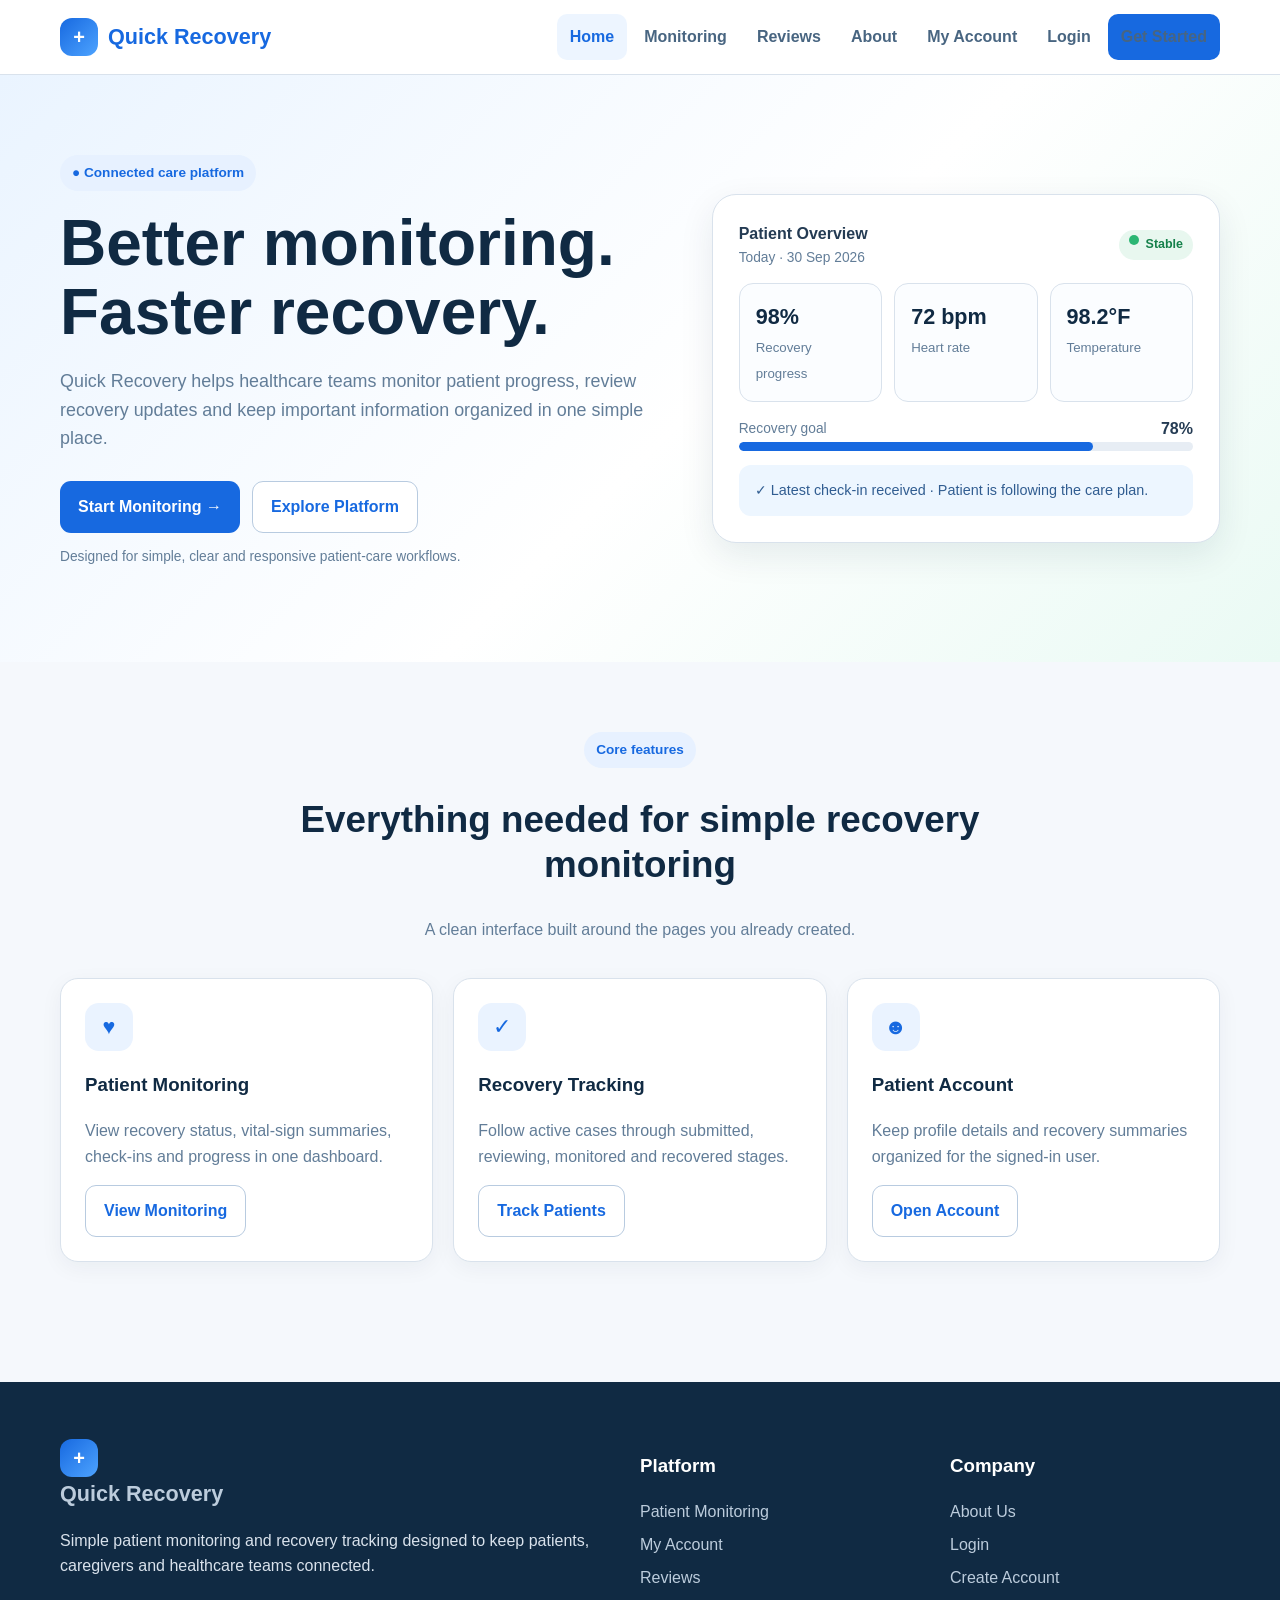
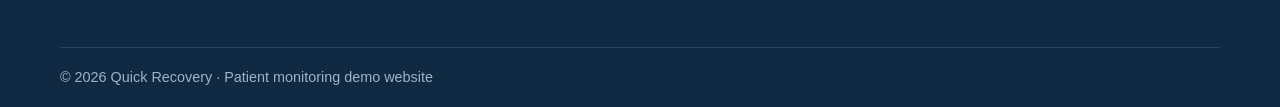
<file: index.html>
<!doctype html><html lang="en"><head><meta charset="UTF-8"><meta name="viewport" content="width=device-width,initial-scale=1.0"><title>Quick Recovery | Patient Monitoring</title><link rel="stylesheet" href="style.css"></head><body>

<header class="site-header"><div class="container navbar">
<a class="logo" href="index.html"><span class="logo-mark">+</span> Quick Recovery</a>
<nav class="nav-links">
<a class="active" href="index.html">Home</a>
<a class="" href="pending.html">Monitoring</a>
<a class="" href="review.html">Reviews</a>
<a class="" href="about.html">About</a>
<a class="" href="account.html">My Account</a>
<a href="login.html">Login</a><a class="btn btn-primary" href="signup.html">Get Started</a>
</nav></div></header>
<main>
<section class="hero"><div class="container hero-grid"><div>
<span class="badge">● Connected care platform</span><h1>Better monitoring.<br>Faster recovery.</h1>
<p class="lead">Quick Recovery helps healthcare teams monitor patient progress, review recovery updates and keep important information organized in one simple place.</p>
<div class="hero-actions"><a class="btn btn-primary" href="signup.html">Start Monitoring →</a><a class="btn btn-outline" href="about.html">Explore Platform</a></div>
<p class="small muted">Designed for simple, clear and responsive patient-care workflows.</p>
</div>
<div class="hero-card monitor"><div class="monitor-top"><div><strong>Patient Overview</strong><div class="small muted">Today · 30 Sep 2026</div></div><span class="pill pill-success"><span class="status-dot"></span>Stable</span></div>
<div class="metric-grid"><div class="metric"><strong>98%</strong><span>Recovery progress</span></div><div class="metric"><strong>72 bpm</strong><span>Heart rate</span></div><div class="metric"><strong>98.2°F</strong><span>Temperature</span></div></div>
<div><div class="monitor-top"><span class="small muted">Recovery goal</span><b>78%</b></div><div class="progress"><span style="width:78%"></span></div></div>
<div class="notice">✓ Latest check-in received · Patient is following the care plan.</div></div></div></section>
<section class="section"><div class="container"><div class="section-head"><span class="badge">Core features</span><h2>Everything needed for simple recovery monitoring</h2><p class="muted">A clean interface built around the pages you already created.</p></div>
<div class="cards"><article class="card"><div class="icon">♥</div><h3>Patient Monitoring</h3><p>View recovery status, vital-sign summaries, check-ins and progress in one dashboard.</p><a class="btn btn-outline" href="pending.html">View Monitoring</a></article>
<article class="card"><div class="icon">✓</div><h3>Recovery Tracking</h3><p>Follow active cases through submitted, reviewing, monitored and recovered stages.</p><a class="btn btn-outline" href="pending.html">Track Patients</a></article>
<article class="card"><div class="icon">☻</div><h3>Patient Account</h3><p>Keep profile details and recovery summaries organized for the signed-in user.</p><a class="btn btn-outline" href="account.html">Open Account</a></article></div></div></section>
</main><footer class="footer"><div class="container footer-grid">
<div><a class="logo" href="index.html"><span class="logo-mark">+</span> Quick Recovery</a><p>Simple patient monitoring and recovery tracking designed to keep patients, caregivers and healthcare teams connected.</p></div>
<div><h3>Platform</h3><a href="pending.html">Patient Monitoring</a><a href="account.html">My Account</a><a href="review.html">Reviews</a></div>
<div><h3>Company</h3><a href="about.html">About Us</a><a href="login.html">Login</a><a href="signup.html">Create Account</a></div>
</div><div class="container footer-bottom">© 2026 Quick Recovery · Patient monitoring demo website</div></footer></body></html>
</file>
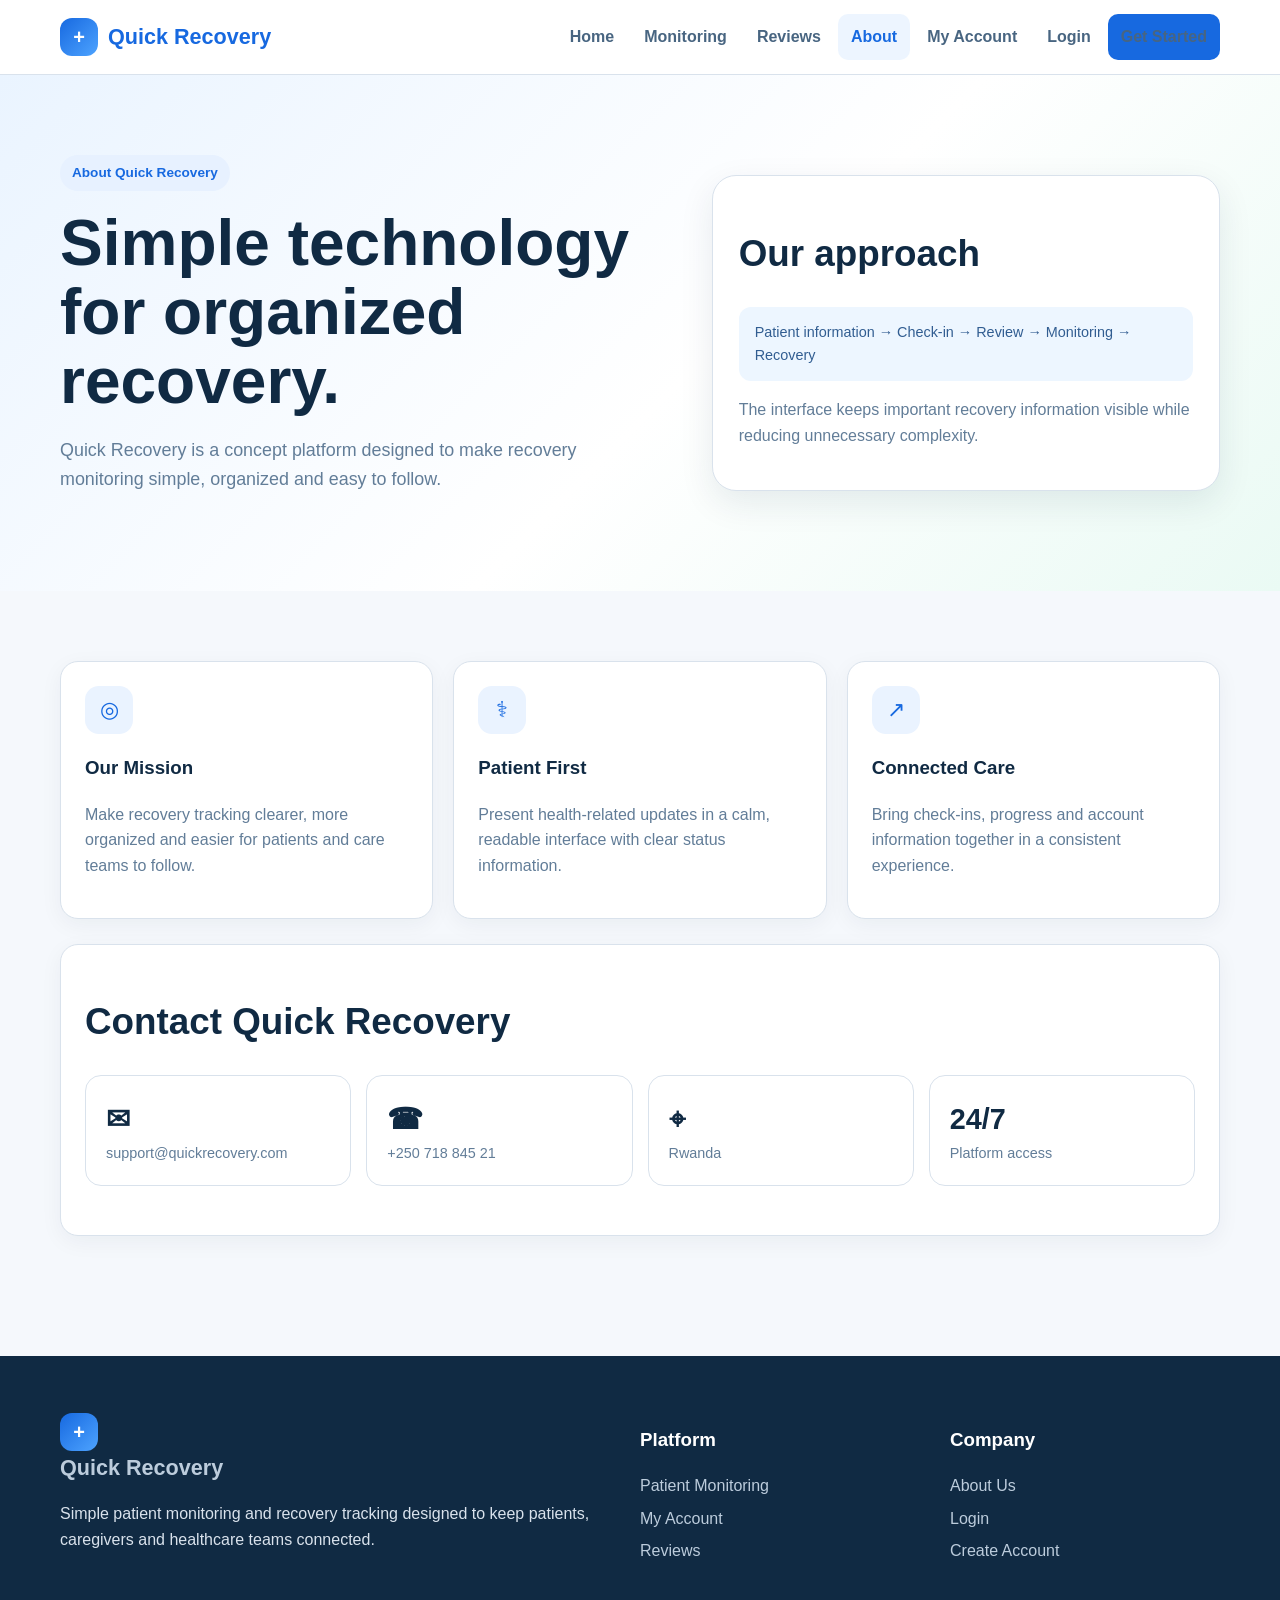
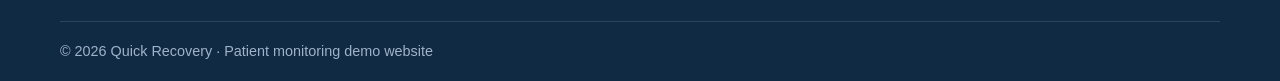
<file: about.html>
<!doctype html><html lang="en"><head><meta charset="UTF-8"><meta name="viewport" content="width=device-width,initial-scale=1.0"><title>Quick Recovery | About</title><link rel="stylesheet" href="style.css"></head><body>

<header class="site-header"><div class="container navbar">
<a class="logo" href="index.html"><span class="logo-mark">+</span> Quick Recovery</a>
<nav class="nav-links">
<a class="" href="index.html">Home</a>
<a class="" href="pending.html">Monitoring</a>
<a class="" href="review.html">Reviews</a>
<a class="active" href="about.html">About</a>
<a class="" href="account.html">My Account</a>
<a href="login.html">Login</a><a class="btn btn-primary" href="signup.html">Get Started</a>
</nav></div></header><main><section class="hero"><div class="container hero-grid"><div><span class="badge">About Quick Recovery</span><h1>Simple technology for organized recovery.</h1><p class="lead">Quick Recovery is a concept platform designed to make recovery monitoring simple, organized and easy to follow.</p></div><div class="hero-card"><h2>Our approach</h2><div class="notice">Patient information → Check-in → Review → Monitoring → Recovery</div><p class="muted">The interface keeps important recovery information visible while reducing unnecessary complexity.</p></div></div></section>
<section class="section"><div class="container"><div class="cards"><article class="card"><div class="icon">◎</div><h3>Our Mission</h3><p>Make recovery tracking clearer, more organized and easier for patients and care teams to follow.</p></article><article class="card"><div class="icon">⚕</div><h3>Patient First</h3><p>Present health-related updates in a calm, readable interface with clear status information.</p></article><article class="card"><div class="icon">↗</div><h3>Connected Care</h3><p>Bring check-ins, progress and account information together in a consistent experience.</p></article></div>
<div class="card" style="margin-top:25px"><h2>Contact Quick Recovery</h2><div class="stats"><div class="stat"><strong>✉</strong><span>support@quickrecovery.com</span></div><div class="stat"><strong>☎</strong><span>+250 718 845 21</span></div><div class="stat"><strong>⌖</strong><span>Rwanda</span></div><div class="stat"><strong>24/7</strong><span>Platform access</span></div></div></div></div></section></main><footer class="footer"><div class="container footer-grid">
<div><a class="logo" href="index.html"><span class="logo-mark">+</span> Quick Recovery</a><p>Simple patient monitoring and recovery tracking designed to keep patients, caregivers and healthcare teams connected.</p></div>
<div><h3>Platform</h3><a href="pending.html">Patient Monitoring</a><a href="account.html">My Account</a><a href="review.html">Reviews</a></div>
<div><h3>Company</h3><a href="about.html">About Us</a><a href="login.html">Login</a><a href="signup.html">Create Account</a></div>
</div><div class="container footer-bottom">© 2026 Quick Recovery · Patient monitoring demo website</div></footer></body></html>
</file>
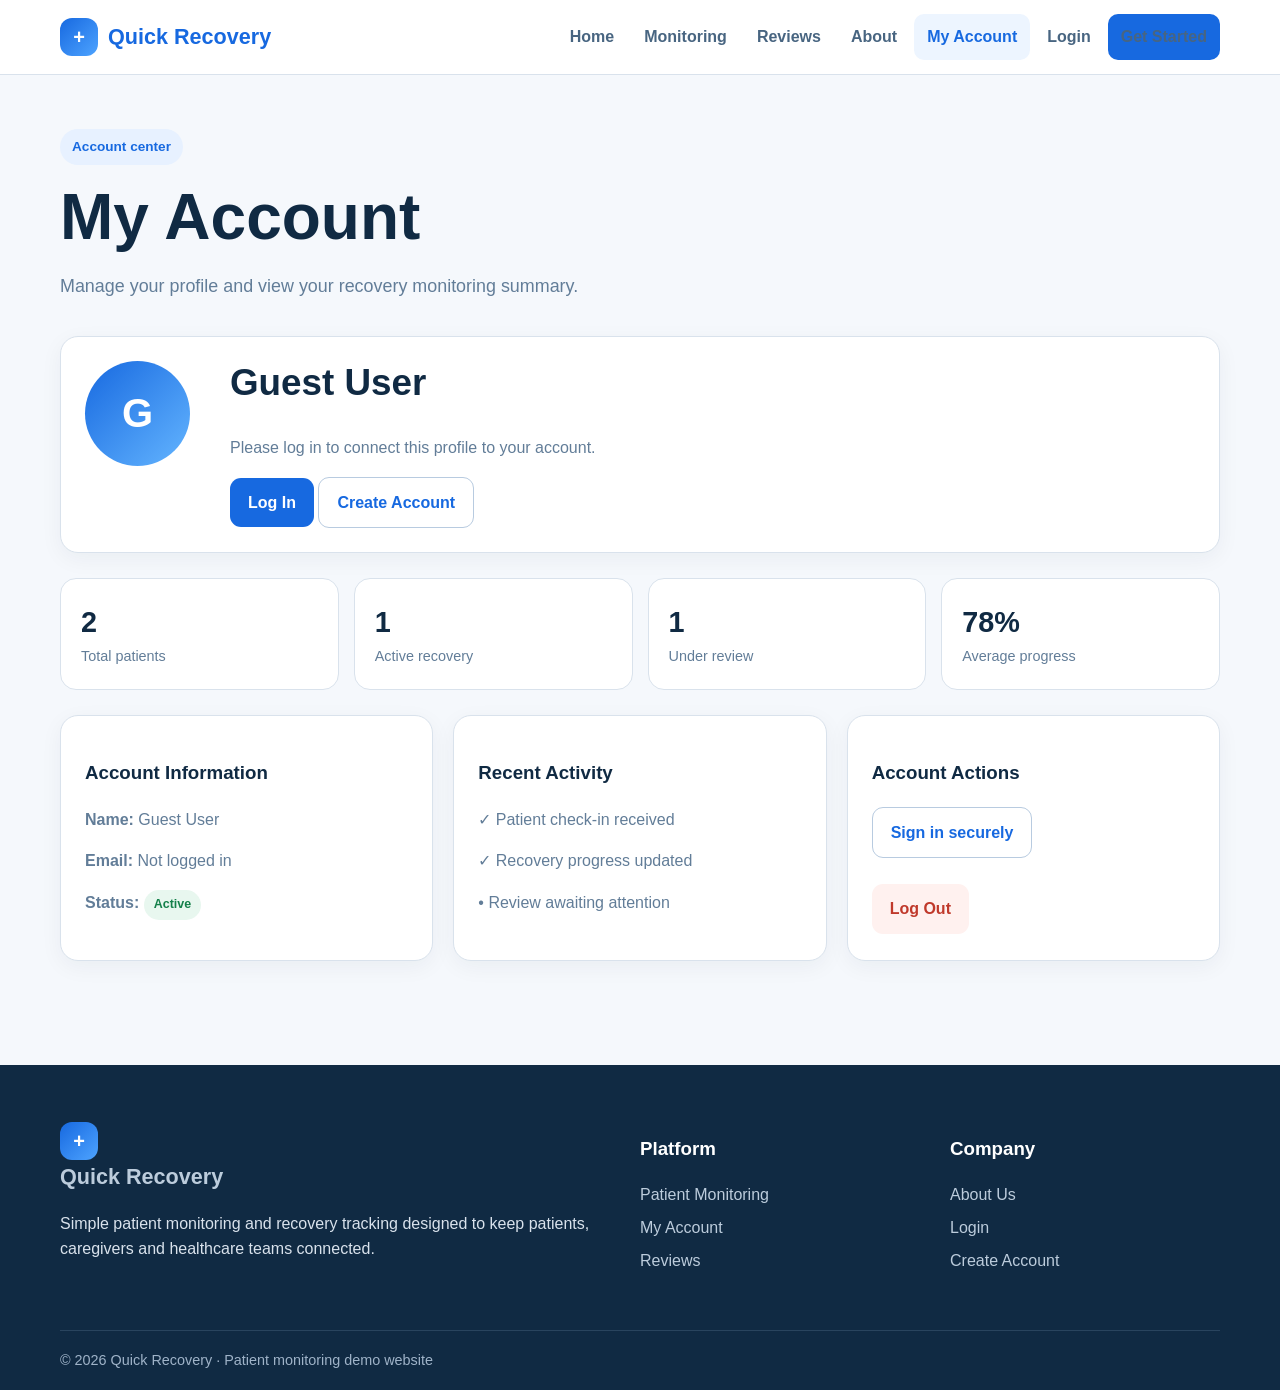
<file: account.html>
<!doctype html><html lang="en"><head><meta charset="UTF-8"><meta name="viewport" content="width=device-width,initial-scale=1.0"><title>Quick Recovery | My Account</title><link rel="stylesheet" href="style.css"></head><body>

<header class="site-header"><div class="container navbar">
<a class="logo" href="index.html"><span class="logo-mark">+</span> Quick Recovery</a>
<nav class="nav-links">
<a class="" href="index.html">Home</a>
<a class="" href="pending.html">Monitoring</a>
<a class="" href="review.html">Reviews</a>
<a class="" href="about.html">About</a>
<a class="active" href="account.html">My Account</a>
<a href="login.html">Login</a><a class="btn btn-primary" href="signup.html">Get Started</a>
</nav></div></header><main class="page"><div class="container"><div class="section-head" style="text-align:left;margin-left:0"><span class="badge">Account center</span><h1>My Account</h1><p class="lead">Manage your profile and view your recovery monitoring summary.</p></div>
<div class="card"><div class="profile"><div class="avatar">G</div><div><h2 style="margin-top:0">Guest User</h2><p class="muted">Please log in to connect this profile to your account.</p><a class="btn btn-primary" href="login.html">Log In</a> <a class="btn btn-outline" href="signup.html">Create Account</a></div></div></div>
<div class="stats"><div class="stat"><strong>2</strong><span>Total patients</span></div><div class="stat"><strong>1</strong><span>Active recovery</span></div><div class="stat"><strong>1</strong><span>Under review</span></div><div class="stat"><strong>78%</strong><span>Average progress</span></div></div>
<div class="cards"><div class="card"><h3>Account Information</h3><p><b>Name:</b> Guest User</p><p><b>Email:</b> Not logged in</p><p><b>Status:</b> <span class="pill pill-success">Active</span></p></div><div class="card"><h3>Recent Activity</h3><p>✓ Patient check-in received</p><p>✓ Recovery progress updated</p><p>• Review awaiting attention</p></div><div class="card"><h3>Account Actions</h3><a class="btn btn-outline" href="login.html">Sign in securely</a><br><br><button class="btn btn-danger" type="button">Log Out</button></div></div></div></main><footer class="footer"><div class="container footer-grid">
<div><a class="logo" href="index.html"><span class="logo-mark">+</span> Quick Recovery</a><p>Simple patient monitoring and recovery tracking designed to keep patients, caregivers and healthcare teams connected.</p></div>
<div><h3>Platform</h3><a href="pending.html">Patient Monitoring</a><a href="account.html">My Account</a><a href="review.html">Reviews</a></div>
<div><h3>Company</h3><a href="about.html">About Us</a><a href="login.html">Login</a><a href="signup.html">Create Account</a></div>
</div><div class="container footer-bottom">© 2026 Quick Recovery · Patient monitoring demo website</div></footer></body></html>
</file>
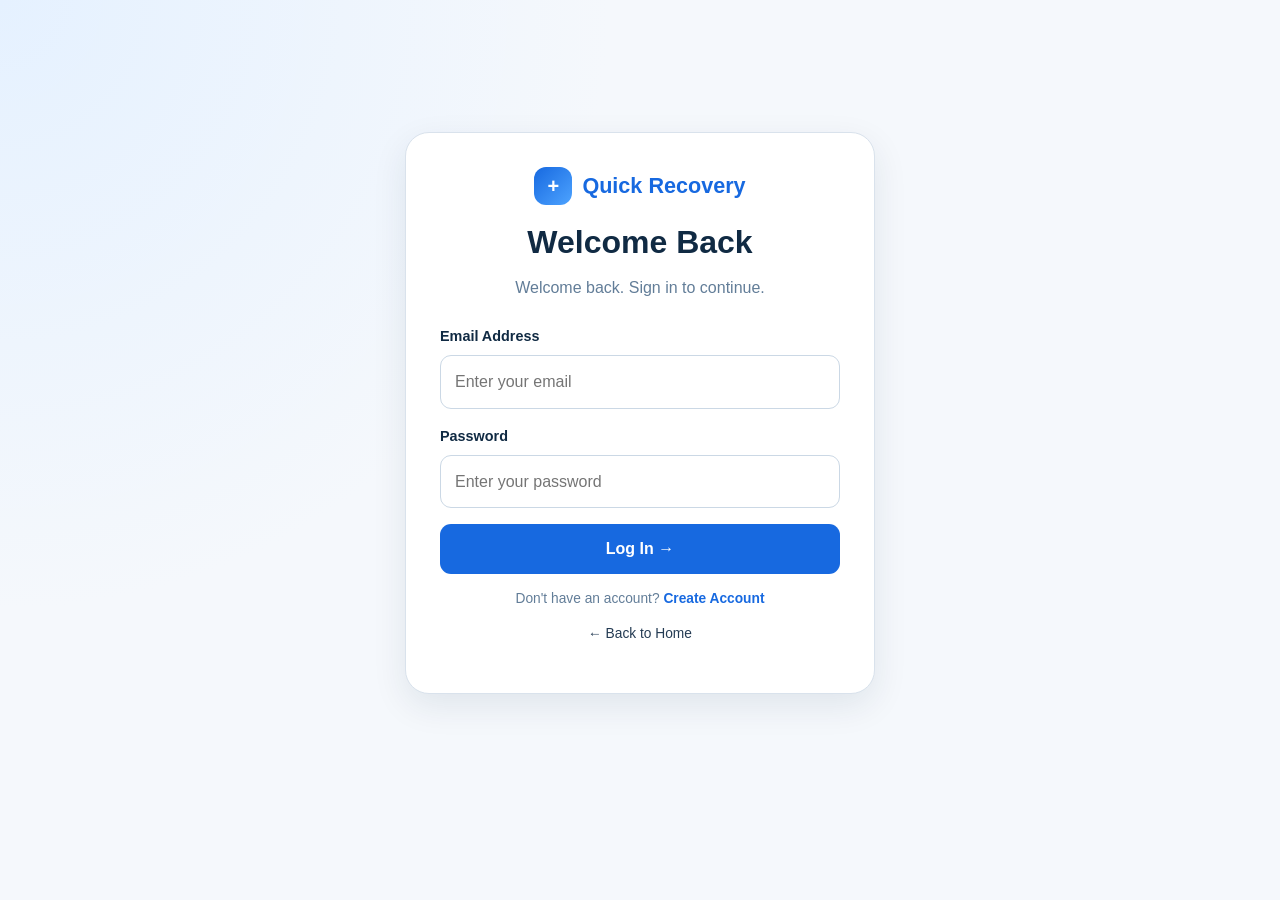
<file: login.html>
<!doctype html><html lang="en"><head><meta charset="UTF-8"><meta name="viewport" content="width=device-width,initial-scale=1.0"><title>Quick Recovery | Login</title><link rel="stylesheet" href="style.css"></head><body>
<div class="auth-shell"><div class="auth-card"><a class="logo" href="index.html"><span class="logo-mark">+</span> Quick Recovery</a><h1>Welcome Back</h1><p class="subtitle">Welcome back. Sign in to continue.</p>
<form class="auth-form"><div class="field"><label>Email Address</label><input type="email" placeholder="Enter your email" required></div>
<div class="field"><label>Password</label><input type="password" placeholder="Enter your password" required></div><button class="btn btn-primary" type="submit">Log In →</button></form>
<p class="center muted small">Don't have an account? <a style="color:var(--primary);font-weight:700" href="signup.html">Create Account</a></p>
<p class="center small"><a href="index.html">← Back to Home</a></p></div></div></body></html>
</file>
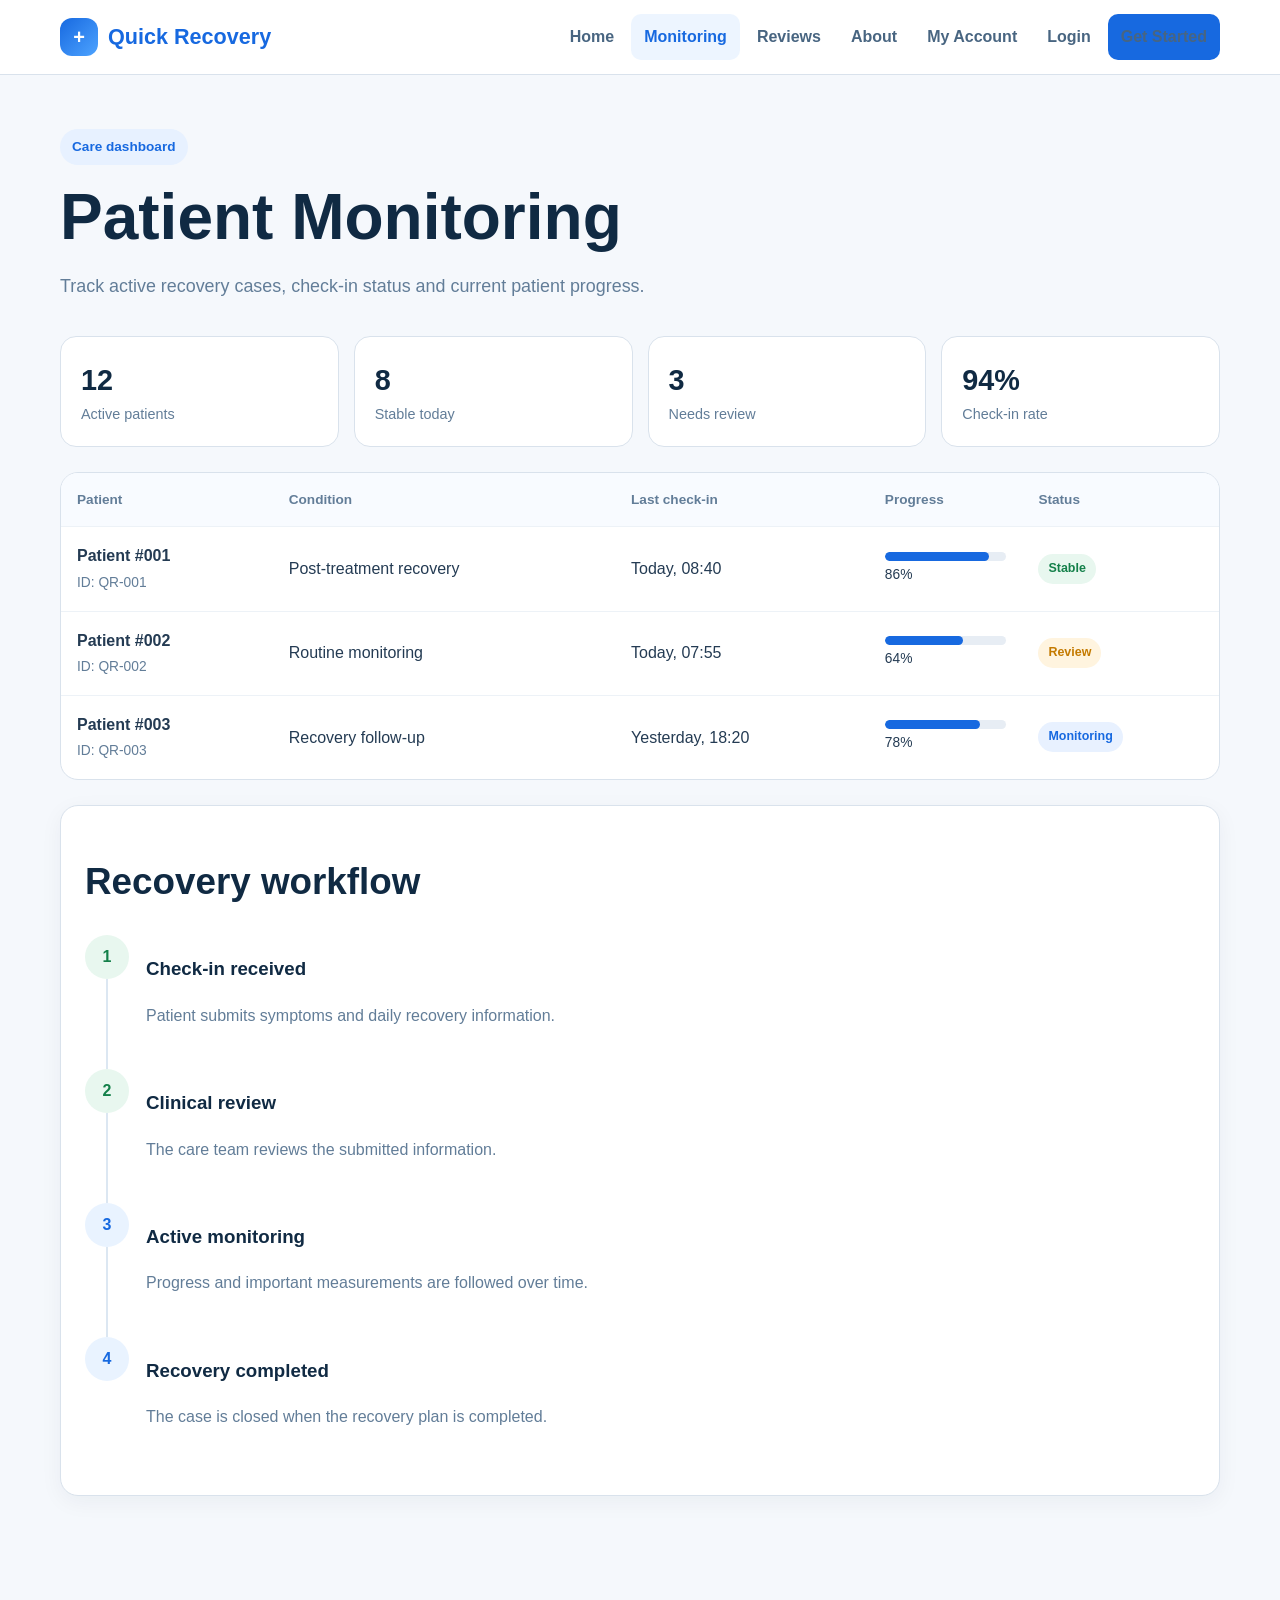
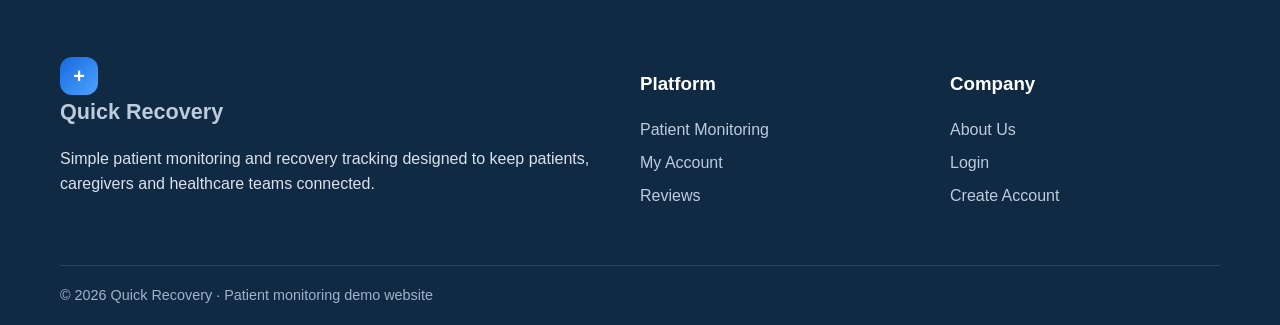
<file: pending.html>
<!doctype html><html lang="en"><head><meta charset="UTF-8"><meta name="viewport" content="width=device-width,initial-scale=1.0"><title>Quick Recovery | Monitoring</title><link rel="stylesheet" href="style.css"></head><body>

<header class="site-header"><div class="container navbar">
<a class="logo" href="index.html"><span class="logo-mark">+</span> Quick Recovery</a>
<nav class="nav-links">
<a class="" href="index.html">Home</a>
<a class="active" href="pending.html">Monitoring</a>
<a class="" href="review.html">Reviews</a>
<a class="" href="about.html">About</a>
<a class="" href="account.html">My Account</a>
<a href="login.html">Login</a><a class="btn btn-primary" href="signup.html">Get Started</a>
</nav></div></header><main class="page"><div class="container"><div class="section-head" style="text-align:left;margin-left:0"><span class="badge">Care dashboard</span><h1>Patient Monitoring</h1><p class="lead">Track active recovery cases, check-in status and current patient progress.</p></div>
<div class="stats"><div class="stat"><strong>12</strong><span>Active patients</span></div><div class="stat"><strong>8</strong><span>Stable today</span></div><div class="stat"><strong>3</strong><span>Needs review</span></div><div class="stat"><strong>94%</strong><span>Check-in rate</span></div></div>
<div class="table-wrap"><table><thead><tr><th>Patient</th><th>Condition</th><th>Last check-in</th><th>Progress</th><th>Status</th></tr></thead><tbody>
<tr><td><b>Patient #001</b><br><span class="small muted">ID: QR-001</span></td><td>Post-treatment recovery</td><td>Today, 08:40</td><td><div class="progress"><span style="width:86%"></span></div><span class="small">86%</span></td><td><span class="pill pill-success">Stable</span></td></tr>
<tr><td><b>Patient #002</b><br><span class="small muted">ID: QR-002</span></td><td>Routine monitoring</td><td>Today, 07:55</td><td><div class="progress"><span style="width:64%"></span></div><span class="small">64%</span></td><td><span class="pill pill-warning">Review</span></td></tr>
<tr><td><b>Patient #003</b><br><span class="small muted">ID: QR-003</span></td><td>Recovery follow-up</td><td>Yesterday, 18:20</td><td><div class="progress"><span style="width:78%"></span></div><span class="small">78%</span></td><td><span class="pill pill-blue">Monitoring</span></td></tr>
</tbody></table></div>
<div class="card" style="margin-top:25px"><h2>Recovery workflow</h2><div class="timeline">
<div class="step done"><div class="step-icon">1</div><div><h3>Check-in received</h3><p class="muted">Patient submits symptoms and daily recovery information.</p></div></div>
<div class="step done"><div class="step-icon">2</div><div><h3>Clinical review</h3><p class="muted">The care team reviews the submitted information.</p></div></div>
<div class="step"><div class="step-icon">3</div><div><h3>Active monitoring</h3><p class="muted">Progress and important measurements are followed over time.</p></div></div>
<div class="step"><div class="step-icon">4</div><div><h3>Recovery completed</h3><p class="muted">The case is closed when the recovery plan is completed.</p></div></div></div></div>
</div></main><footer class="footer"><div class="container footer-grid">
<div><a class="logo" href="index.html"><span class="logo-mark">+</span> Quick Recovery</a><p>Simple patient monitoring and recovery tracking designed to keep patients, caregivers and healthcare teams connected.</p></div>
<div><h3>Platform</h3><a href="pending.html">Patient Monitoring</a><a href="account.html">My Account</a><a href="review.html">Reviews</a></div>
<div><h3>Company</h3><a href="about.html">About Us</a><a href="login.html">Login</a><a href="signup.html">Create Account</a></div>
</div><div class="container footer-bottom">© 2026 Quick Recovery · Patient monitoring demo website</div></footer></body></html>
</file>
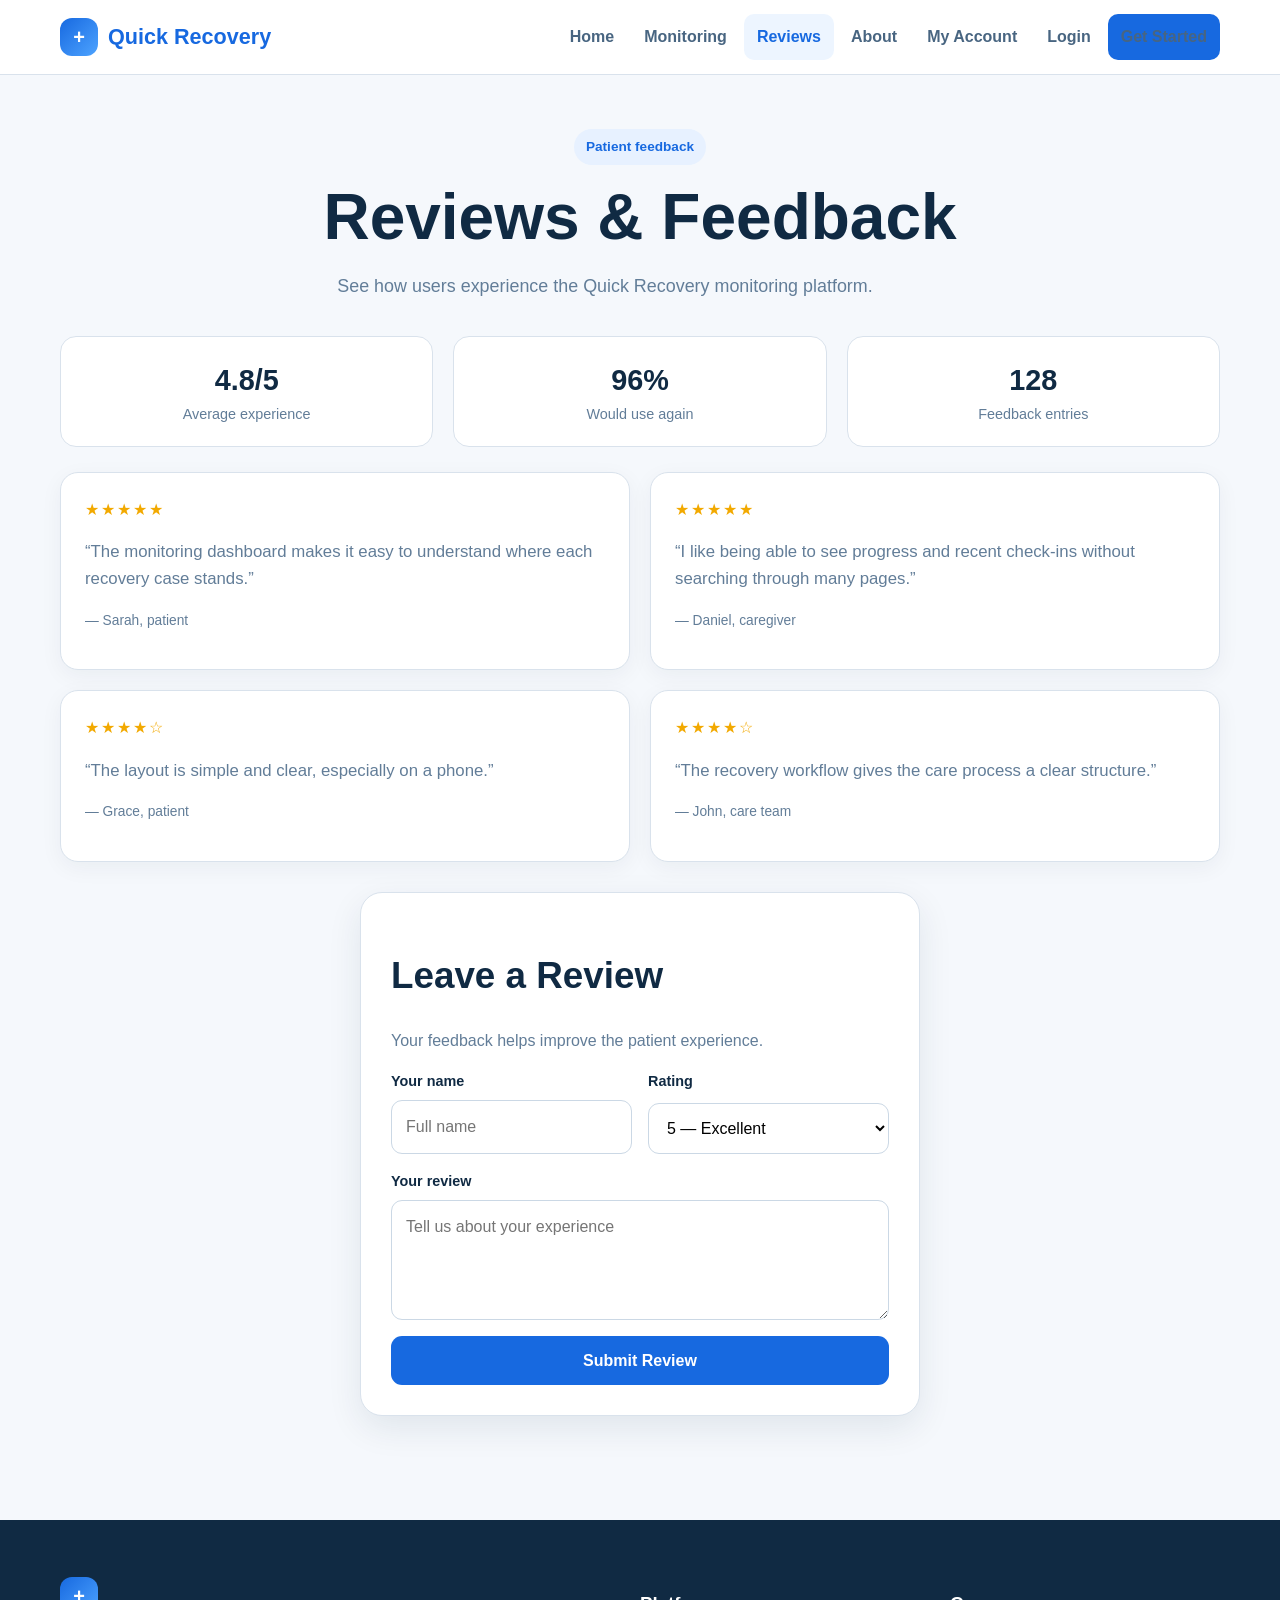
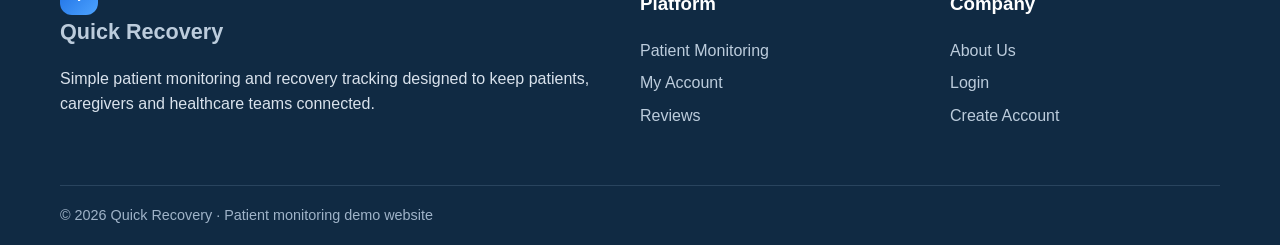
<file: review.html>
<!doctype html><html lang="en"><head><meta charset="UTF-8"><meta name="viewport" content="width=device-width,initial-scale=1.0"><title>Quick Recovery | Reviews</title><link rel="stylesheet" href="style.css"></head><body>

<header class="site-header"><div class="container navbar">
<a class="logo" href="index.html"><span class="logo-mark">+</span> Quick Recovery</a>
<nav class="nav-links">
<a class="" href="index.html">Home</a>
<a class="" href="pending.html">Monitoring</a>
<a class="active" href="review.html">Reviews</a>
<a class="" href="about.html">About</a>
<a class="" href="account.html">My Account</a>
<a href="login.html">Login</a><a class="btn btn-primary" href="signup.html">Get Started</a>
</nav></div></header><main class="page"><div class="container"><div class="section-head"><span class="badge">Patient feedback</span><h1>Reviews & Feedback</h1><p class="lead">See how users experience the Quick Recovery monitoring platform.</p></div>
<div class="cards"><div class="stat center"><strong>4.8/5</strong><span>Average experience</span></div><div class="stat center"><strong>96%</strong><span>Would use again</span></div><div class="stat center"><strong>128</strong><span>Feedback entries</span></div></div>
<div class="review-grid" style="margin-top:25px">
<div class="card"><div class="stars">★★★★★</div><p class="quote">“The monitoring dashboard makes it easy to understand where each recovery case stands.”</p><p class="small muted">— Sarah, patient</p></div>
<div class="card"><div class="stars">★★★★★</div><p class="quote">“I like being able to see progress and recent check-ins without searching through many pages.”</p><p class="small muted">— Daniel, caregiver</p></div>
<div class="card"><div class="stars">★★★★☆</div><p class="quote">“The layout is simple and clear, especially on a phone.”</p><p class="small muted">— Grace, patient</p></div>
<div class="card"><div class="stars">★★★★☆</div><p class="quote">“The recovery workflow gives the care process a clear structure.”</p><p class="small muted">— John, care team</p></div></div>
<div class="form-card" style="margin-top:30px"><h2>Leave a Review</h2><p class="muted">Your feedback helps improve the patient experience.</p><form class="form-grid"><div class="field"><label>Your name</label><input type="text" placeholder="Full name"></div><div class="field"><label>Rating</label><select><option>5 — Excellent</option><option>4 — Very good</option><option>3 — Good</option><option>2 — Fair</option><option>1 — Poor</option></select></div><div class="field full"><label>Your review</label><textarea placeholder="Tell us about your experience"></textarea></div><div class="field full"><button class="btn btn-primary" type="submit">Submit Review</button></div></form></div>
</div></main><footer class="footer"><div class="container footer-grid">
<div><a class="logo" href="index.html"><span class="logo-mark">+</span> Quick Recovery</a><p>Simple patient monitoring and recovery tracking designed to keep patients, caregivers and healthcare teams connected.</p></div>
<div><h3>Platform</h3><a href="pending.html">Patient Monitoring</a><a href="account.html">My Account</a><a href="review.html">Reviews</a></div>
<div><h3>Company</h3><a href="about.html">About Us</a><a href="login.html">Login</a><a href="signup.html">Create Account</a></div>
</div><div class="container footer-bottom">© 2026 Quick Recovery · Patient monitoring demo website</div></footer></body></html>
</file>
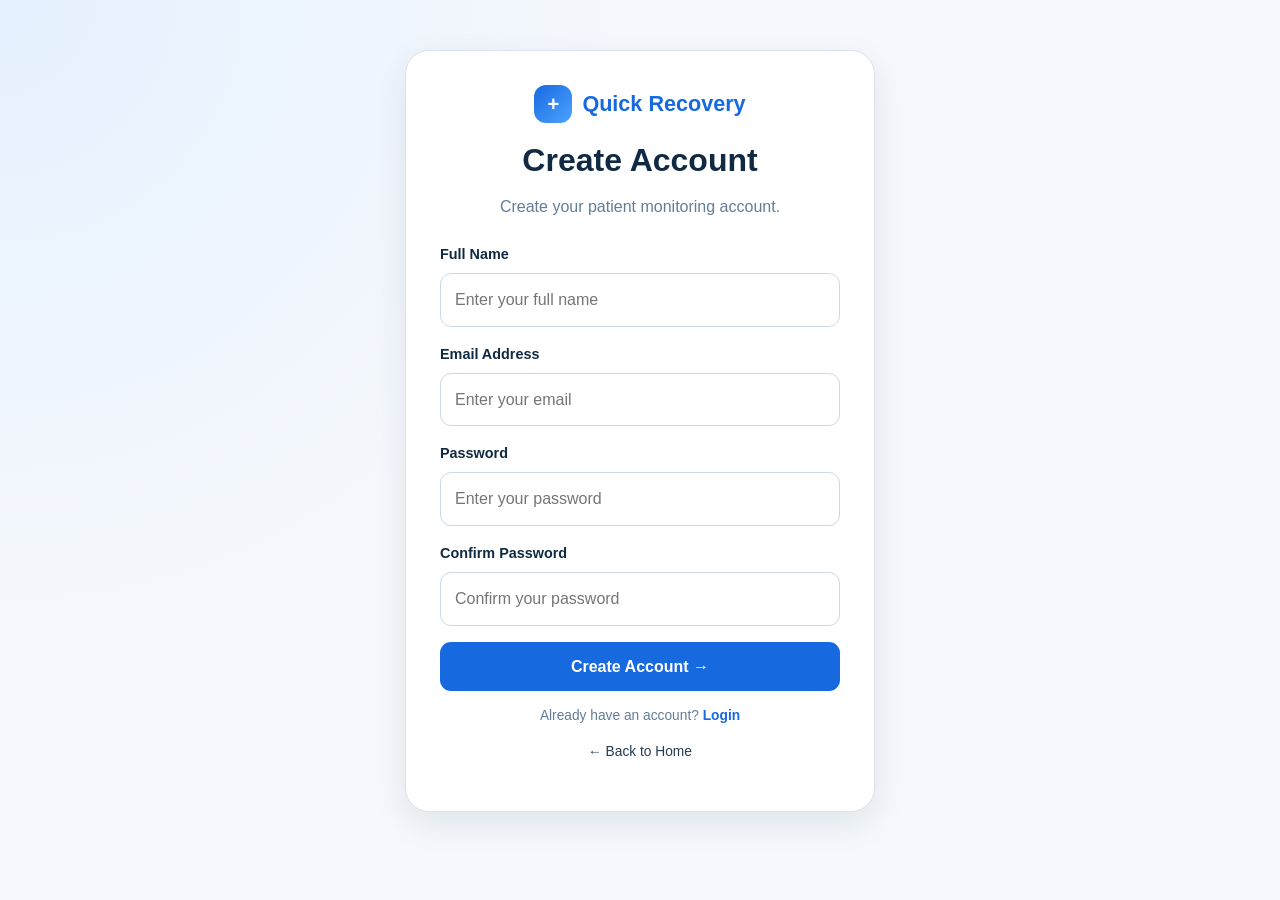
<file: signup.html>
<!doctype html><html lang="en"><head><meta charset="UTF-8"><meta name="viewport" content="width=device-width,initial-scale=1.0"><title>Quick Recovery | Sign Up</title><link rel="stylesheet" href="style.css"></head><body>
<div class="auth-shell"><div class="auth-card"><a class="logo" href="index.html"><span class="logo-mark">+</span> Quick Recovery</a><h1>Create Account</h1><p class="subtitle">Create your patient monitoring account.</p>
<form class="auth-form"><div class="field"><label>Full Name</label><input type="text" placeholder="Enter your full name" required></div><div class="field"><label>Email Address</label><input type="email" placeholder="Enter your email" required></div>
<div class="field"><label>Password</label><input type="password" placeholder="Enter your password" required></div><div class="field"><label>Confirm Password</label><input type="password" placeholder="Confirm your password" required></div><button class="btn btn-primary" type="submit">Create Account →</button></form>
<p class="center muted small">Already have an account? <a style="color:var(--primary);font-weight:700" href="login.html">Login</a></p>
<p class="center small"><a href="index.html">← Back to Home</a></p></div></div></body></html>
</file>
<file: style.css>
:root{
  --primary:#1769e0; --primary-dark:#0e4fae; --navy:#102a43;
  --text:#243b53; --muted:#627d98; --bg:#f5f8fc; --white:#fff;
  --line:#d9e2ec; --success:#14804a; --warning:#c47a00; --danger:#c0392b;
  --shadow:0 12px 35px rgba(16,42,67,.09); --radius:18px;
}
*{box-sizing:border-box}
html{scroll-behavior:smooth}
body{margin:0;font-family:Inter,Segoe UI,Arial,sans-serif;color:var(--text);background:var(--bg);line-height:1.6}
a{text-decoration:none;color:inherit}
button,input,select,textarea{font:inherit}
.container{width:min(1160px,92%);margin:auto}
.site-header{position:sticky;top:0;z-index:20;background:rgba(255,255,255,.96);backdrop-filter:blur(10px);border-bottom:1px solid var(--line)}
.navbar{min-height:74px;display:flex;align-items:center;justify-content:space-between;gap:20px}
.logo{display:flex;align-items:center;gap:10px;color:var(--primary);font-weight:800;font-size:1.35rem}
.logo-mark{width:38px;height:38px;border-radius:12px;background:linear-gradient(135deg,var(--primary),#4da3ff);color:#fff;display:grid;place-items:center;font-size:1.25rem}
.nav-links{display:flex;align-items:center;gap:4px}
.nav-links a{padding:10px 13px;border-radius:10px;font-weight:600;color:#486581}
.nav-links a:hover,.nav-links a.active{background:#edf5ff;color:var(--primary)}
.btn{display:inline-flex;align-items:center;justify-content:center;gap:8px;border:0;border-radius:11px;padding:12px 18px;font-weight:700;cursor:pointer}
.btn-primary{background:var(--primary);color:#fff}.btn-primary:hover{background:var(--primary-dark)}
.btn-outline{border:1px solid #b8cbe0;background:#fff;color:var(--primary)}
.btn-danger{background:#fff1ef;color:var(--danger)}
.page{padding:54px 0}
.hero{position:relative;overflow:hidden;background:linear-gradient(135deg,#eaf4ff 0%,#fff 55%,#eafaf4 100%);padding:80px 0}
.hero-grid{display:grid;grid-template-columns:1.08fr .92fr;align-items:center;gap:55px}
.badge{display:inline-flex;padding:7px 12px;border-radius:999px;background:#e7f1ff;color:var(--primary);font-size:.85rem;font-weight:800}
h1{font-size:clamp(2.3rem,5vw,4.3rem);line-height:1.08;margin:18px 0 20px;color:var(--navy)}
h2{font-size:clamp(1.65rem,3vw,2.3rem);line-height:1.2;color:var(--navy)}
h3{color:var(--navy)}
.lead{font-size:1.12rem;color:var(--muted);max-width:650px}
.hero-actions{display:flex;flex-wrap:wrap;gap:12px;margin-top:28px}
.hero-card{background:#fff;border:1px solid var(--line);border-radius:24px;padding:26px;box-shadow:var(--shadow)}
.monitor{display:grid;gap:14px}
.monitor-top{display:flex;justify-content:space-between;align-items:center}
.status-dot{width:10px;height:10px;border-radius:50%;background:#2bb673;display:inline-block;margin-right:7px}
.metric-grid{display:grid;grid-template-columns:repeat(3,1fr);gap:12px}
.metric{padding:16px;border:1px solid var(--line);border-radius:14px;background:#fbfdff}
.metric strong{display:block;font-size:1.35rem;color:var(--navy)}
.metric span{font-size:.83rem;color:var(--muted)}
.section{padding:70px 0}.section-head{text-align:center;max-width:720px;margin:0 auto 35px}
.cards{display:grid;grid-template-columns:repeat(3,1fr);gap:20px}
.card{background:#fff;border:1px solid var(--line);border-radius:var(--radius);padding:24px;box-shadow:0 6px 22px rgba(16,42,67,.05)}
.icon{width:48px;height:48px;border-radius:14px;background:#eaf3ff;color:var(--primary);display:grid;place-items:center;font-size:1.35rem;margin-bottom:15px}
.card p{color:var(--muted)}
.stats{display:grid;grid-template-columns:repeat(4,1fr);gap:15px;margin:25px 0}
.stat{background:#fff;border:1px solid var(--line);border-radius:16px;padding:20px}.stat strong{font-size:1.8rem;color:var(--navy)}.stat span{display:block;color:var(--muted);font-size:.9rem}
.table-wrap{overflow-x:auto;background:#fff;border:1px solid var(--line);border-radius:18px}
table{width:100%;border-collapse:collapse;min-width:720px}
th,td{text-align:left;padding:16px;border-bottom:1px solid #edf2f7}th{font-size:.85rem;color:var(--muted);background:#f8fbff}tr:last-child td{border-bottom:0}
.pill{display:inline-flex;padding:5px 10px;border-radius:999px;font-size:.78rem;font-weight:800}.pill-success{background:#e8f7ef;color:var(--success)}.pill-warning{background:#fff4df;color:var(--warning)}.pill-blue{background:#e8f1ff;color:var(--primary)}
.progress{height:9px;background:#e7edf4;border-radius:99px;overflow:hidden}.progress span{display:block;height:100%;background:var(--primary);border-radius:99px}
.form-card{max-width:560px;margin:auto;background:#fff;border:1px solid var(--line);border-radius:22px;padding:30px;box-shadow:var(--shadow)}
.form-grid{display:grid;grid-template-columns:1fr 1fr;gap:16px}.field{display:grid;gap:7px}.field.full{grid-column:1/-1}.field label{font-weight:700;font-size:.9rem;color:var(--navy)}.field input,.field select,.field textarea{width:100%;padding:13px 14px;border:1px solid #cbd8e5;border-radius:11px;outline:none;background:#fff}.field textarea{min-height:120px;resize:vertical}.field input:focus,.field select:focus,.field textarea:focus{border-color:var(--primary);box-shadow:0 0 0 3px #e7f1ff}
.auth-shell{min-height:calc(100vh - 74px);display:grid;place-items:center;padding:50px 0;background:radial-gradient(circle at top left,#e5f1ff,transparent 40%),var(--bg)}
.auth-card{width:min(470px,92%);background:#fff;border:1px solid var(--line);border-radius:24px;padding:34px;box-shadow:var(--shadow)}
.auth-card .logo{justify-content:center;margin-bottom:20px}
.auth-card h1{text-align:center;font-size:2rem;margin:8px 0}
.auth-card .subtitle{text-align:center;color:var(--muted)}
.auth-form{display:grid;gap:16px;margin-top:24px}
.notice{padding:14px 16px;border-radius:12px;background:#edf6ff;color:#315d91;font-size:.9rem}
.timeline{display:grid;gap:0}.step{display:grid;grid-template-columns:45px 1fr;gap:16px;position:relative;padding-bottom:25px}.step:not(:last-child)::before{content:"";position:absolute;left:21px;top:44px;bottom:0;width:2px;background:#dce7f2}.step-icon{width:44px;height:44px;border-radius:50%;background:#e9f3ff;color:var(--primary);display:grid;place-items:center;font-weight:800;z-index:1}.step.done .step-icon{background:#e8f7ef;color:var(--success)}
.profile{display:grid;grid-template-columns:120px 1fr;gap:25px;align-items:start}.avatar{width:105px;height:105px;border-radius:50%;background:linear-gradient(135deg,#1769e0,#64b5ff);display:grid;place-items:center;color:#fff;font-size:2.5rem;font-weight:800}
.review-grid{display:grid;grid-template-columns:repeat(2,1fr);gap:20px}.stars{color:#f2a900;letter-spacing:2px}.quote{font-size:1.05rem}
.footer{background:#102a43;color:#d9e2ec;margin-top:50px}.footer-grid{display:grid;grid-template-columns:2fr 1fr 1fr;gap:40px;padding:50px 0}.footer h3{color:#fff}.footer a{color:#bcccdc;display:block;margin:7px 0}.footer-bottom{border-top:1px solid #29445e;padding:18px 0;font-size:.9rem;color:#9fb3c8}
.center{text-align:center}.muted{color:var(--muted)}.small{font-size:.86rem}
@media(max-width:900px){.hero-grid{grid-template-columns:1fr}.cards{grid-template-columns:1fr 1fr}.stats{grid-template-columns:1fr 1fr}.nav-links{display:none}.profile{grid-template-columns:1fr}.footer-grid{grid-template-columns:1fr 1fr}}
@media(max-width:600px){.page{padding:35px 0}.hero{padding:55px 0}.cards,.stats,.review-grid,.form-grid{grid-template-columns:1fr}.field.full{grid-column:auto}.navbar{min-height:65px}.hero-actions .btn{width:100%}.metric-grid{grid-template-columns:1fr}.footer-grid{grid-template-columns:1fr}.auth-card{padding:24px}h1{font-size:2.45rem}}
</file>
